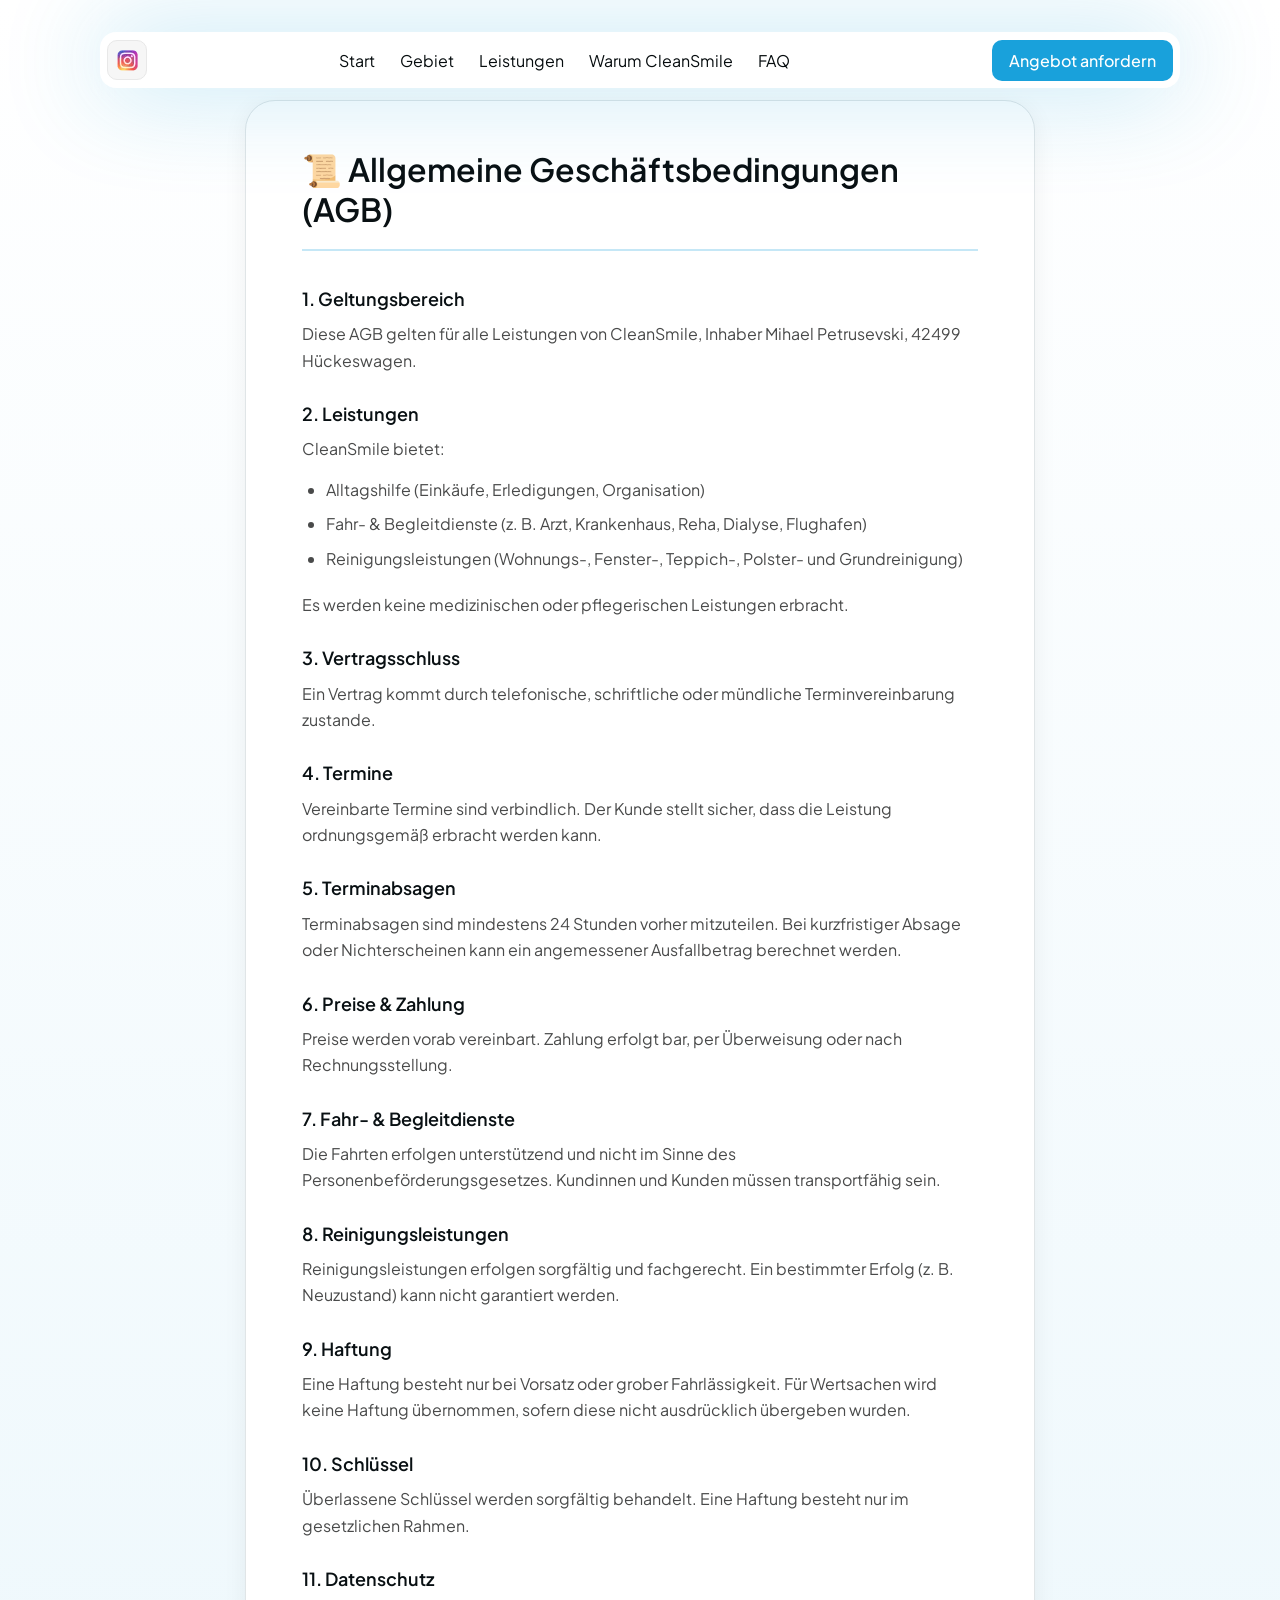
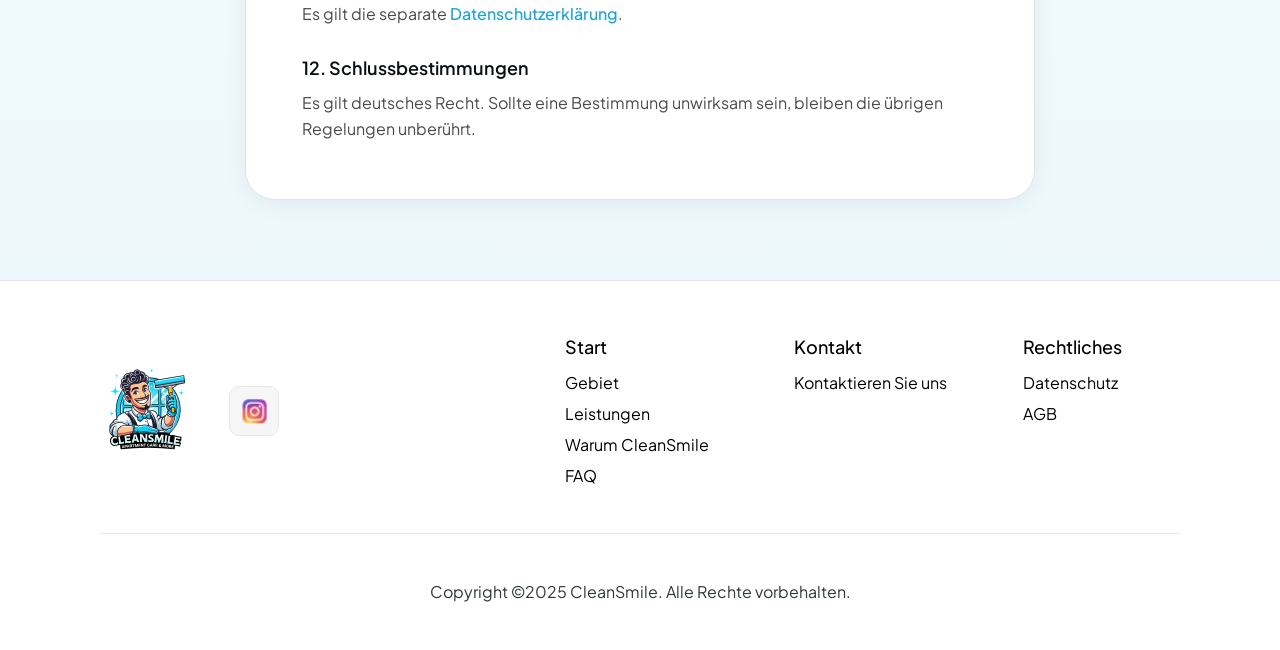
<file: agb.html>
<!DOCTYPE html>
<html lang="de">
  <head>
    <title>AGB – CleanSmile</title>
    <meta charset="UTF-8">
    <meta name="viewport" content="width=device-width, initial-scale=1.0">
    <link rel="icon" type="image/x-icon" href="img/logo.webp">
    <link rel="stylesheet" href="css/style.css?v=1.3">
    <link rel="stylesheet" href="css/responsive.css?v=1.3">
    <link rel="stylesheet" href="css/legal.css?v=1.0">
    <link href="https://fonts.googleapis.com/css2?family=Plus+Jakarta+Sans:ital,wght@0,200..800;1,200..800&display=swap" rel="stylesheet">
    <link href="https://fonts.googleapis.com/css2?family=Schibsted+Grotesk:ital,wght@0,400..900;1,400..900&display=swap" rel="stylesheet">
  </head>
  <body>
    <div class="behindnav"></div>
    <nav class="navbar">
      <div class="wrapper">
        <div class="whitebox">
          <div class="left">
            <a href="index.html" class="only-mobile"><img class="logo" src="img/logo.svg" alt="CleanSmile"></a>
            <a href="https://www.instagram.com/clean_smile82?igsh=dmF1dHppOWFheTI=" target="_blank" class="icon-btn only-desktop"><img src="img/in.webp" alt="Instagram"></a>
          </div>
          <div class="middle">
            <ul>
              <li><a href="index.html#hero">Start</a></li>
              <li><a href="index.html#area">Gebiet</a></li>
              <li><a href="index.html#service">Leistungen</a></li>
              <li><a href="index.html#about">Warum CleanSmile</a></li>
              <li><a href="index.html#faq">FAQ</a></li>
            </ul>
          </div>
          <div class="right">
            <a href="https://www.instagram.com/clean_smile82?igsh=dmF1dHppOWFheTI=" target="_blank" class="icon-btn only-mobile"><img src="img/in.webp" alt="Instagram"></a>
            <a href="index.html#contact" class="getin">Angebot anfordern</a>
          </div>
        </div>
      </div>
    </nav>

    <section class="legal-page">
      <div class="wrapper">
        <div class="legal-content">
        <h1>📜 Allgemeine Geschäftsbedingungen (AGB)</h1>

        <h2>1. Geltungsbereich</h2>
        <p>Diese AGB gelten für alle Leistungen von CleanSmile, Inhaber Mihael Petrusevski, 42499 Hückeswagen.</p>

        <h2>2. Leistungen</h2>
        <p>CleanSmile bietet:</p>
        <ul>
          <li>Alltagshilfe (Einkäufe, Erledigungen, Organisation)</li>
          <li>Fahr- & Begleitdienste (z. B. Arzt, Krankenhaus, Reha, Dialyse, Flughafen)</li>
          <li>Reinigungsleistungen (Wohnungs-, Fenster-, Teppich-, Polster- und Grundreinigung)</li>
        </ul>
        <p>Es werden keine medizinischen oder pflegerischen Leistungen erbracht.</p>

        <h2>3. Vertragsschluss</h2>
        <p>Ein Vertrag kommt durch telefonische, schriftliche oder mündliche Terminvereinbarung zustande.</p>

        <h2>4. Termine</h2>
        <p>Vereinbarte Termine sind verbindlich. Der Kunde stellt sicher, dass die Leistung ordnungsgemäß erbracht werden kann.</p>

        <h2>5. Terminabsagen</h2>
        <p>Terminabsagen sind mindestens 24 Stunden vorher mitzuteilen. Bei kurzfristiger Absage oder Nichterscheinen kann ein angemessener Ausfallbetrag berechnet werden.</p>

        <h2>6. Preise & Zahlung</h2>
        <p>Preise werden vorab vereinbart. Zahlung erfolgt bar, per Überweisung oder nach Rechnungsstellung.</p>

        <h2>7. Fahr- & Begleitdienste</h2>
        <p>Die Fahrten erfolgen unterstützend und nicht im Sinne des Personenbeförderungsgesetzes. Kundinnen und Kunden müssen transportfähig sein.</p>

        <h2>8. Reinigungsleistungen</h2>
        <p>Reinigungsleistungen erfolgen sorgfältig und fachgerecht. Ein bestimmter Erfolg (z. B. Neuzustand) kann nicht garantiert werden.</p>

        <h2>9. Haftung</h2>
        <p>Eine Haftung besteht nur bei Vorsatz oder grober Fahrlässigkeit. Für Wertsachen wird keine Haftung übernommen, sofern diese nicht ausdrücklich übergeben wurden.</p>

        <h2>10. Schlüssel</h2>
        <p>Überlassene Schlüssel werden sorgfältig behandelt. Eine Haftung besteht nur im gesetzlichen Rahmen.</p>

        <h2>11. Datenschutz</h2>
        <p>Es gilt die separate <a href="datenschutz.html">Datenschutzerklärung</a>.</p>

        <h2>12. Schlussbestimmungen</h2>
        <p>Es gilt deutsches Recht. Sollte eine Bestimmung unwirksam sein, bleiben die übrigen Regelungen unberührt.</p>
        </div>
      </div>
    </section>

    <footer>
      <div class="wrapper">
        <div class="cont">
          <div class="l">
            <a href="index.html"><img loading="lazy" src="img/logo.svg" class="logo" alt="CleanSmile"></a>
            <a href="https://www.instagram.com/clean_smile82?igsh=dmF1dHppOWFheTI=" target="_blank" class="icon-btn"><img loading="lazy" src="img/in.webp" alt="Instagram"></a>
          </div>
          <div class="r">
            <ul>
              <li class="tit">Start</li>
              <li><a href="index.html#area">Gebiet</a></li>
              <li><a href="index.html#service">Leistungen</a></li>
              <li><a href="index.html#about">Warum CleanSmile</a></li>
              <li><a href="index.html#faq">FAQ</a></li>
            </ul>
            <ul>
              <li class="tit">Kontakt</li>
              <li><a href="index.html#contact">Kontaktieren Sie uns</a></li>
            </ul>
            <ul>
              <li class="tit">Rechtliches</li>
              <li><a href="datenschutz.html">Datenschutz</a></li>
              <li><a href="agb.html">AGB</a></li>
            </ul>
          </div>
        </div>
        <div class="linemiddle"></div>
        <p class="copyright">Copyright ©2025 CleanSmile. Alle Rechte vorbehalten.</p>
      </div>
    </footer>

    <script src="js/main.js"></script>
  </body>
</html>
</file>
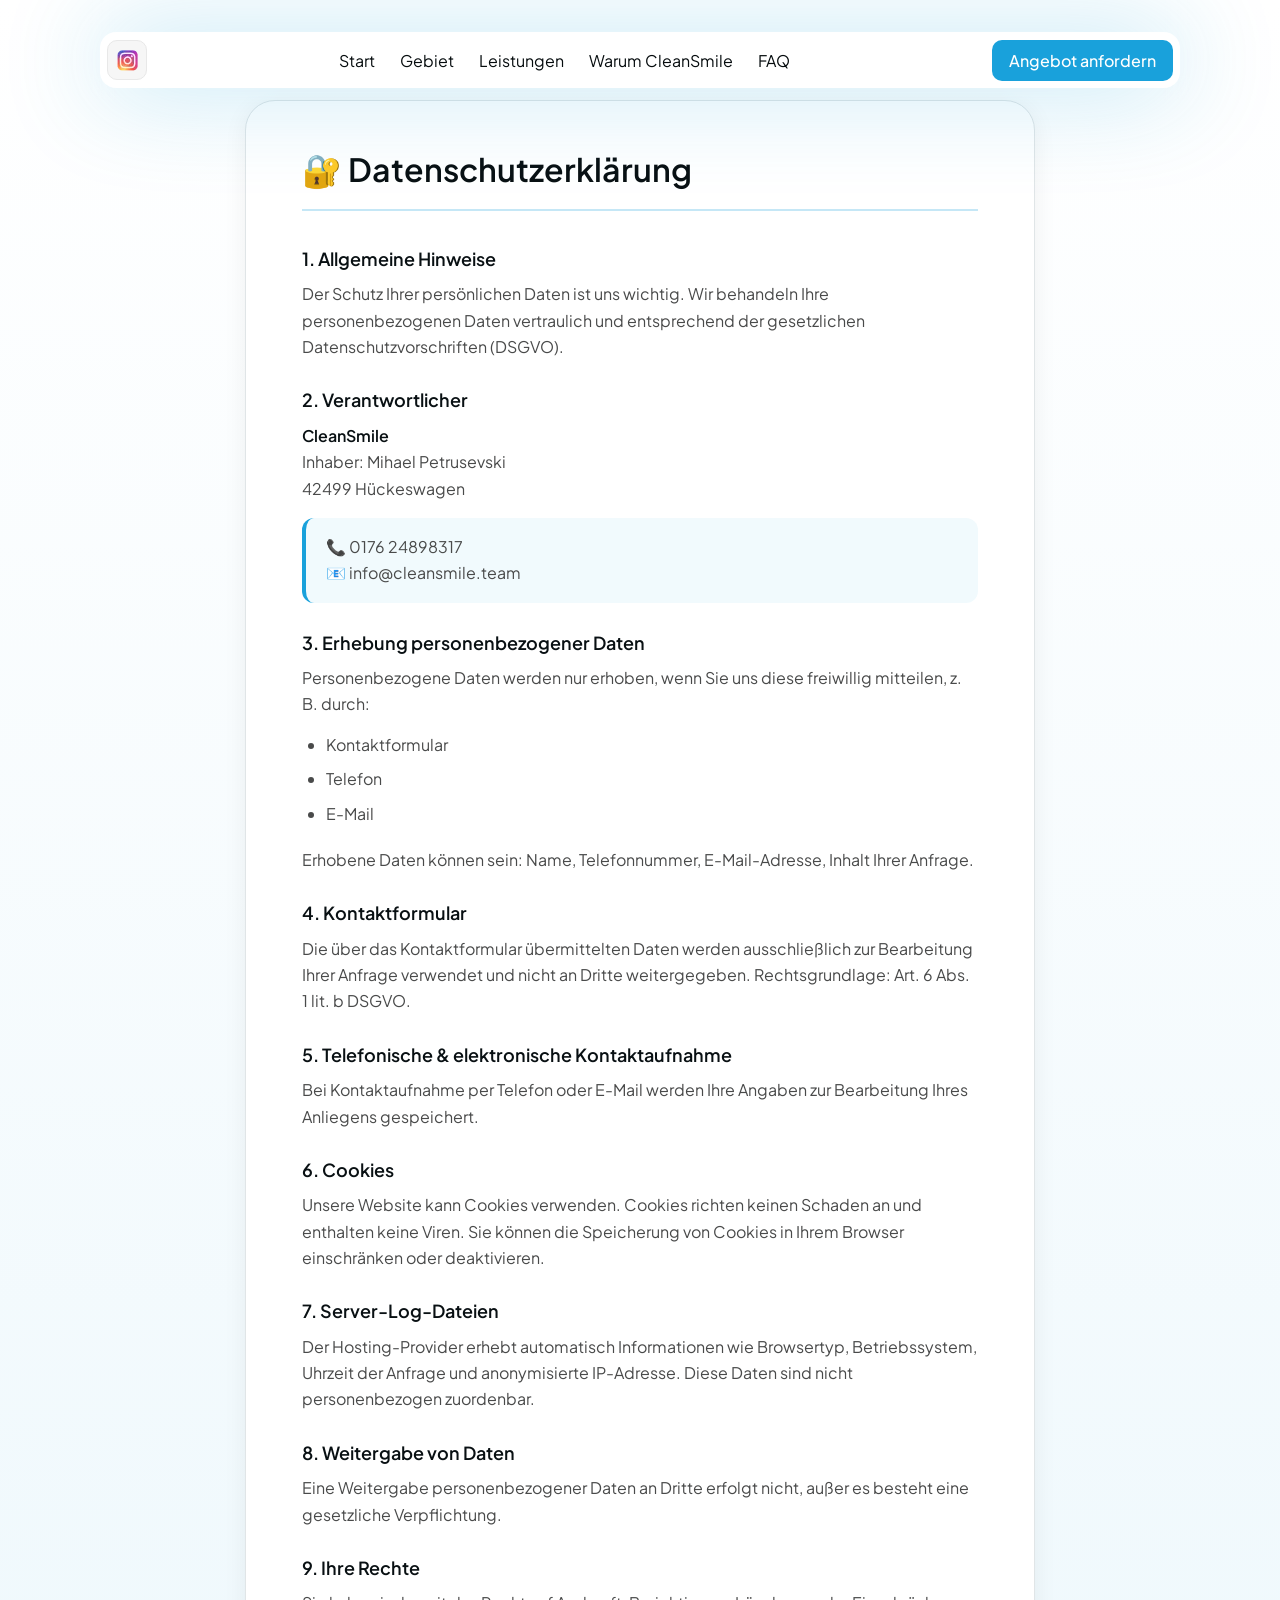
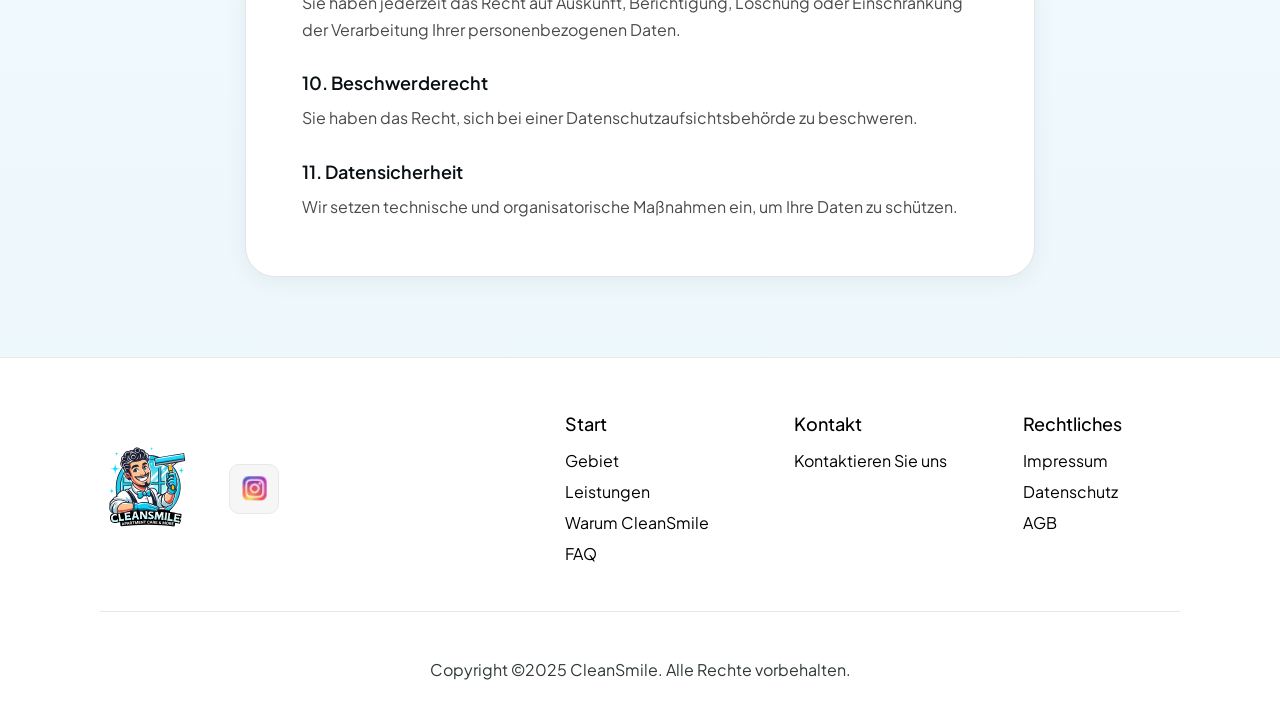
<file: datenschutz.html>
<!DOCTYPE html>
<html lang="de">
  <head>
    <title>Datenschutzerklärung – CleanSmile</title>
    <meta charset="UTF-8">
    <meta name="viewport" content="width=device-width, initial-scale=1.0">
    <link rel="icon" type="image/x-icon" href="img/logo.webp">
    <link rel="stylesheet" href="css/style.css?v=1.3">
    <link rel="stylesheet" href="css/responsive.css?v=1.3">
    <link rel="stylesheet" href="css/legal.css?v=1.0">
    <link href="https://fonts.googleapis.com/css2?family=Plus+Jakarta+Sans:ital,wght@0,200..800;1,200..800&display=swap" rel="stylesheet">
    <link href="https://fonts.googleapis.com/css2?family=Schibsted+Grotesk:ital,wght@0,400..900;1,400..900&display=swap" rel="stylesheet">
  </head>
  <body>
    <div class="behindnav"></div>
    <nav class="navbar">
      <div class="wrapper">
        <div class="whitebox">
          <div class="left">
            <a href="index.html" class="only-mobile"><img class="logo" src="img/logo.svg" alt="CleanSmile"></a>
            <a href="https://www.instagram.com/clean_smile82?igsh=dmF1dHppOWFheTI=" target="_blank" class="icon-btn only-desktop"><img src="img/in.webp" alt="Instagram"></a>
          </div>
          <div class="middle">
            <ul>
              <li><a href="index.html#hero">Start</a></li>
              <li><a href="index.html#area">Gebiet</a></li>
              <li><a href="index.html#service">Leistungen</a></li>
              <li><a href="index.html#about">Warum CleanSmile</a></li>
              <li><a href="index.html#faq">FAQ</a></li>
            </ul>
          </div>
          <div class="right">
            <a href="https://www.instagram.com/clean_smile82?igsh=dmF1dHppOWFheTI=" target="_blank" class="icon-btn only-mobile"><img src="img/in.webp" alt="Instagram"></a>
            <a href="index.html#contact" class="getin">Angebot anfordern</a>
          </div>
        </div>
      </div>
    </nav>

    <section class="legal-page">
      <div class="wrapper">
        <div class="legal-content">
        <h1>🔐 Datenschutzerklärung</h1>

        <h2>1. Allgemeine Hinweise</h2>
        <p>Der Schutz Ihrer persönlichen Daten ist uns wichtig. Wir behandeln Ihre personenbezogenen Daten vertraulich und entsprechend der gesetzlichen Datenschutzvorschriften (DSGVO).</p>

        <h2>2. Verantwortlicher</h2>
        <p><strong>CleanSmile</strong><br>Inhaber: Mihael Petrusevski<br>42499 Hückeswagen</p>
        <p class="contact-block">📞 0176 24898317<br>📧 info@cleansmile.team</p>

        <h2>3. Erhebung personenbezogener Daten</h2>
        <p>Personenbezogene Daten werden nur erhoben, wenn Sie uns diese freiwillig mitteilen, z. B. durch:</p>
        <ul>
          <li>Kontaktformular</li>
          <li>Telefon</li>
          <li>E-Mail</li>
        </ul>
        <p>Erhobene Daten können sein: Name, Telefonnummer, E-Mail-Adresse, Inhalt Ihrer Anfrage.</p>

        <h2>4. Kontaktformular</h2>
        <p>Die über das Kontaktformular übermittelten Daten werden ausschließlich zur Bearbeitung Ihrer Anfrage verwendet und nicht an Dritte weitergegeben. Rechtsgrundlage: Art. 6 Abs. 1 lit. b DSGVO.</p>

        <h2>5. Telefonische & elektronische Kontaktaufnahme</h2>
        <p>Bei Kontaktaufnahme per Telefon oder E-Mail werden Ihre Angaben zur Bearbeitung Ihres Anliegens gespeichert.</p>

        <h2>6. Cookies</h2>
        <p>Unsere Website kann Cookies verwenden. Cookies richten keinen Schaden an und enthalten keine Viren. Sie können die Speicherung von Cookies in Ihrem Browser einschränken oder deaktivieren.</p>

        <h2>7. Server-Log-Dateien</h2>
        <p>Der Hosting-Provider erhebt automatisch Informationen wie Browsertyp, Betriebssystem, Uhrzeit der Anfrage und anonymisierte IP-Adresse. Diese Daten sind nicht personenbezogen zuordenbar.</p>

        <h2>8. Weitergabe von Daten</h2>
        <p>Eine Weitergabe personenbezogener Daten an Dritte erfolgt nicht, außer es besteht eine gesetzliche Verpflichtung.</p>

        <h2>9. Ihre Rechte</h2>
        <p>Sie haben jederzeit das Recht auf Auskunft, Berichtigung, Löschung oder Einschränkung der Verarbeitung Ihrer personenbezogenen Daten.</p>

        <h2>10. Beschwerderecht</h2>
        <p>Sie haben das Recht, sich bei einer Datenschutzaufsichtsbehörde zu beschweren.</p>

        <h2>11. Datensicherheit</h2>
        <p>Wir setzen technische und organisatorische Maßnahmen ein, um Ihre Daten zu schützen.</p>
        </div>
      </div>
    </section>

    <footer>
      <div class="wrapper">
        <div class="cont">
          <div class="l">
            <a href="index.html"><img loading="lazy" src="img/logo.svg" class="logo" alt="CleanSmile"></a>
            <a href="https://www.instagram.com/clean_smile82?igsh=dmF1dHppOWFheTI=" target="_blank" class="icon-btn"><img loading="lazy" src="img/in.webp" alt="Instagram"></a>
          </div>
          <div class="r">
            <ul>
              <li class="tit">Start</li>
              <li><a href="index.html#area">Gebiet</a></li>
              <li><a href="index.html#service">Leistungen</a></li>
              <li><a href="index.html#about">Warum CleanSmile</a></li>
              <li><a href="index.html#faq">FAQ</a></li>
            </ul>
            <ul>
              <li class="tit">Kontakt</li>
              <li><a href="index.html#contact">Kontaktieren Sie uns</a></li>
            </ul>
            <ul>
              <li class="tit">Rechtliches</li>
              <li><a href="impressum.html">Impressum</a></li>
              <li><a href="datenschutz.html">Datenschutz</a></li>
              <li><a href="agb.html">AGB</a></li>
            </ul>
          </div>
        </div>
        <div class="linemiddle"></div>
        <p class="copyright">Copyright ©2025 CleanSmile. Alle Rechte vorbehalten.</p>
      </div>
    </footer>

    <script src="js/main.js"></script>
  </body>
</html>
</file>
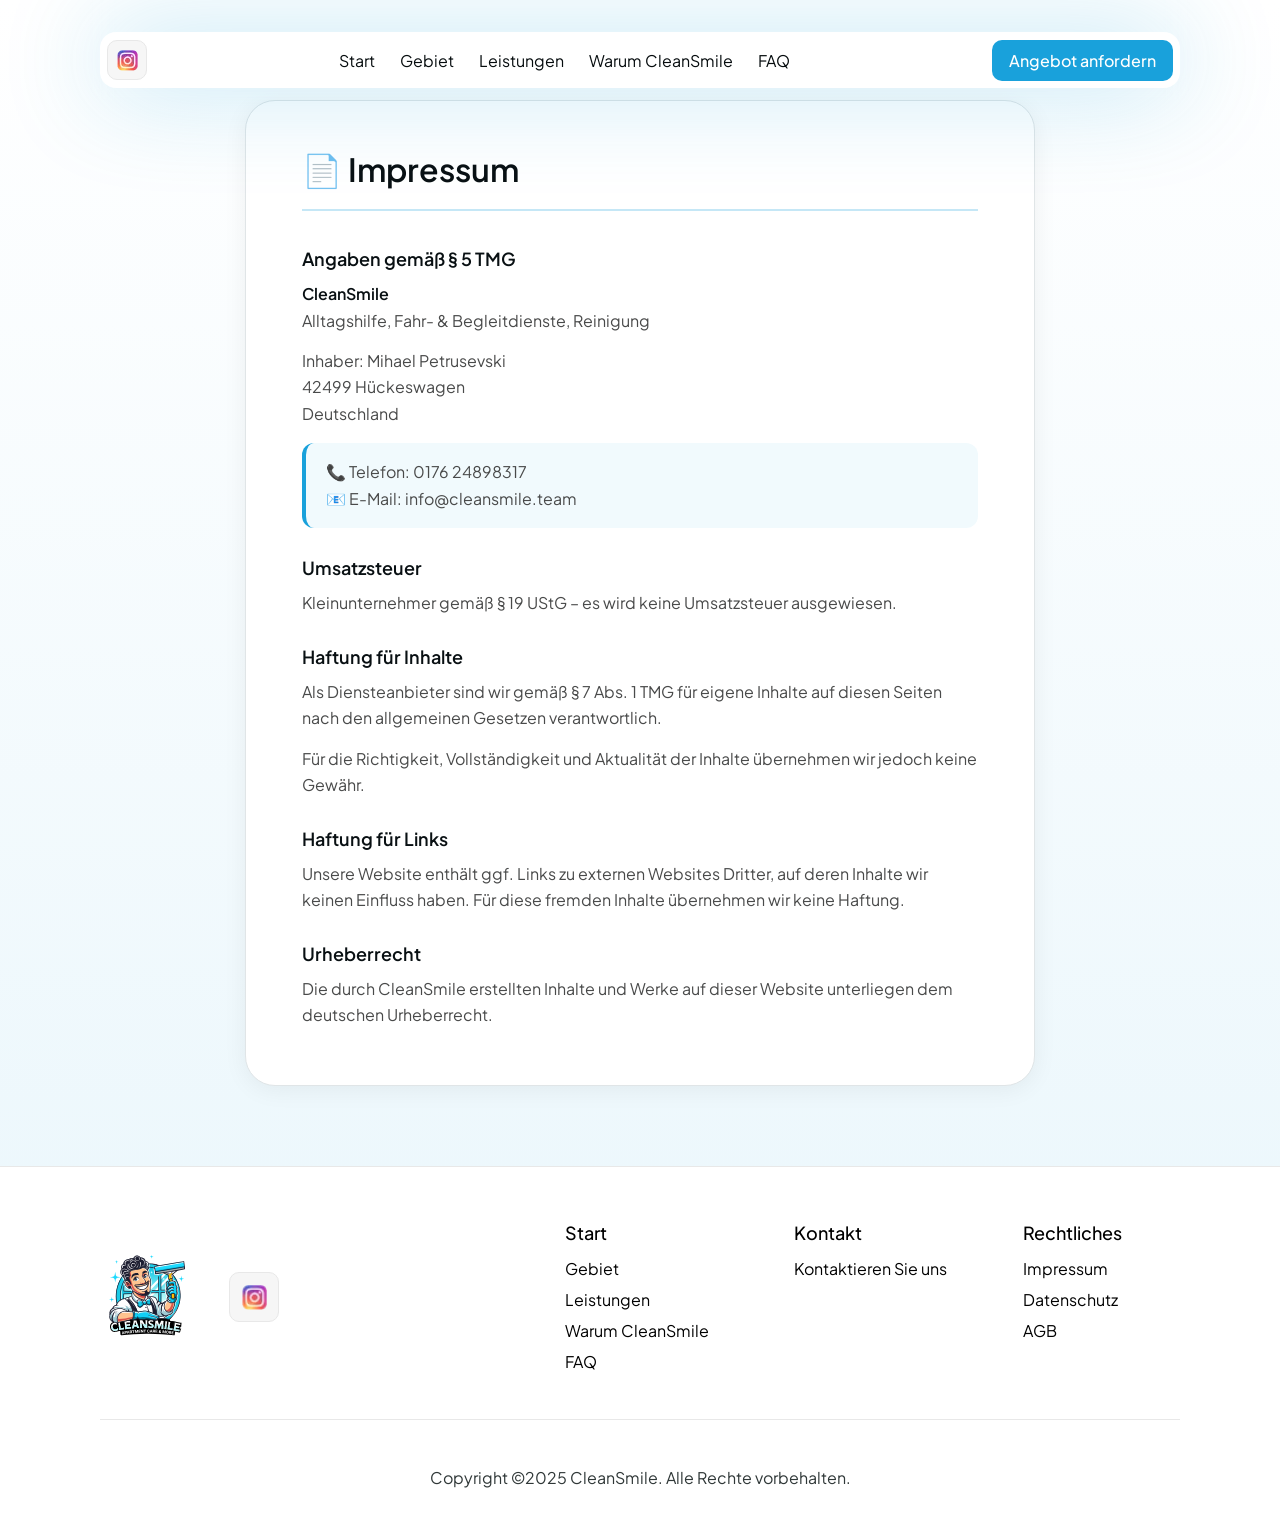
<file: impressum.html>
<!DOCTYPE html>
<html lang="de">
  <head>
    <title>Impressum – CleanSmile</title>
    <meta charset="UTF-8">
    <meta name="viewport" content="width=device-width, initial-scale=1.0">
    <link rel="icon" type="image/x-icon" href="img/logo.webp">
    <link rel="stylesheet" href="css/style.css?v=1.3">
    <link rel="stylesheet" href="css/responsive.css?v=1.3">
    <link rel="stylesheet" href="css/legal.css?v=1.0">
    <link href="https://fonts.googleapis.com/css2?family=Plus+Jakarta+Sans:ital,wght@0,200..800;1,200..800&display=swap" rel="stylesheet">
    <link href="https://fonts.googleapis.com/css2?family=Schibsted+Grotesk:ital,wght@0,400..900;1,400..900&display=swap" rel="stylesheet">
  </head>
  <body>
    <div class="behindnav"></div>
    <nav class="navbar">
      <div class="wrapper">
        <div class="whitebox">
          <div class="left">
            <a href="index.html" class="only-mobile"><img class="logo" src="img/logo.svg" alt="CleanSmile"></a>
            <a href="https://www.instagram.com/clean_smile82?igsh=dmF1dHppOWFheTI=" target="_blank" class="icon-btn only-desktop"><img src="img/in.webp" alt="Instagram"></a>
          </div>
          <div class="middle">
            <ul>
              <li><a href="index.html#hero">Start</a></li>
              <li><a href="index.html#area">Gebiet</a></li>
              <li><a href="index.html#service">Leistungen</a></li>
              <li><a href="index.html#about">Warum CleanSmile</a></li>
              <li><a href="index.html#faq">FAQ</a></li>
            </ul>
          </div>
          <div class="right">
            <a href="https://www.instagram.com/clean_smile82?igsh=dmF1dHppOWFheTI=" target="_blank" class="icon-btn only-mobile"><img src="img/in.webp" alt="Instagram"></a>
            <a href="index.html#contact" class="getin">Angebot anfordern</a>
          </div>
        </div>
      </div>
    </nav>

    <section class="legal-page">
      <div class="wrapper">
        <div class="legal-content">
          <h1>📄 Impressum</h1>

          <h2>Angaben gemäß § 5 TMG</h2>
          <p><strong>CleanSmile</strong><br>Alltagshilfe, Fahr- & Begleitdienste, Reinigung</p>
          <p>Inhaber: Mihael Petrusevski<br>42499 Hückeswagen<br>Deutschland</p>
          <p class="contact-block">📞 Telefon: 0176 24898317<br>📧 E-Mail: info@cleansmile.team</p>

          <h2>Umsatzsteuer</h2>
          <p>Kleinunternehmer gemäß § 19 UStG – es wird keine Umsatzsteuer ausgewiesen.</p>

          <h2>Haftung für Inhalte</h2>
          <p>Als Diensteanbieter sind wir gemäß § 7 Abs. 1 TMG für eigene Inhalte auf diesen Seiten nach den allgemeinen Gesetzen verantwortlich.</p>
          <p>Für die Richtigkeit, Vollständigkeit und Aktualität der Inhalte übernehmen wir jedoch keine Gewähr.</p>

          <h2>Haftung für Links</h2>
          <p>Unsere Website enthält ggf. Links zu externen Websites Dritter, auf deren Inhalte wir keinen Einfluss haben. Für diese fremden Inhalte übernehmen wir keine Haftung.</p>

          <h2>Urheberrecht</h2>
          <p>Die durch CleanSmile erstellten Inhalte und Werke auf dieser Website unterliegen dem deutschen Urheberrecht.</p>
        </div>
      </div>
    </section>

    <footer>
      <div class="wrapper">
        <div class="cont">
          <div class="l">
            <a href="index.html"><img loading="lazy" src="img/logo.svg" class="logo" alt="CleanSmile"></a>
            <a href="https://www.instagram.com/clean_smile82?igsh=dmF1dHppOWFheTI=" target="_blank" class="icon-btn"><img loading="lazy" src="img/in.webp" alt="Instagram"></a>
          </div>
          <div class="r">
            <ul>
              <li class="tit">Start</li>
              <li><a href="index.html#area">Gebiet</a></li>
              <li><a href="index.html#service">Leistungen</a></li>
              <li><a href="index.html#about">Warum CleanSmile</a></li>
              <li><a href="index.html#faq">FAQ</a></li>
            </ul>
            <ul>
              <li class="tit">Kontakt</li>
              <li><a href="index.html#contact">Kontaktieren Sie uns</a></li>
            </ul>
            <ul>
              <li class="tit">Rechtliches</li>
              <li><a href="impressum.html">Impressum</a></li>
              <li><a href="datenschutz.html">Datenschutz</a></li>
              <li><a href="agb.html">AGB</a></li>
            </ul>
          </div>
        </div>
        <div class="linemiddle"></div>
        <p class="copyright">Copyright ©2025 CleanSmile. Alle Rechte vorbehalten.</p>
      </div>
    </footer>

    <script src="js/main.js"></script>
  </body>
</html>
</file>
<file: css/style.css>
@charset "UTF-8";
body {
  padding: 0;
  margin: 0;
  top: 0 !important;
}

h1,
h2,
h3,
h4,
h5,
p {
  margin: 0;
  padding: 0;
}

* {
  box-sizing: border-box;
}

input:focus,
textarea:focus {
  outline: none;
}

.wrapper {
  max-width: 1110px;
  margin: auto;
  padding-left: 15px;
  padding-right: 15px;
}

img {
  max-width: 100%;
}

.behindnav {
  position: fixed;
  max-width: 1100px;
  margin: auto;
  padding-left: 15px;
  padding-right: 15px;
  left: 0;
  right: 0;
  margin: auto;
  min-height: 100px;
  background-color: transparent;
  top: 0;
  z-index: 9999;
  border-bottom-left-radius: 16px;
  border-bottom-right-radius: 16px;
  -webkit-backdrop-filter: blur(10px);
          backdrop-filter: blur(10px);
}

nav {
  position: fixed;
  left: 0;
  right: 0;
  top: 0;
  padding-top: 32px;
  font-family: "Plus Jakarta Sans", sans-serif;
  z-index: 9999;
  /* Track */
  /* Handle */
  /* Handle on hover */
}
nav .only-mobile {
  display: none;
}
@media (max-width: 772px) {
  nav .only-mobile {
    display: inline-flex;
  }
}
@media (max-width: 772px) {
  nav .only-desktop {
    display: none;
  }
}
nav .logo {
  max-width: 41px;
}
nav *::-webkit-scrollbar {
  width: 5px;
}
nav *::-webkit-scrollbar-track {
  background: #f1f1f1;
}
nav *::-webkit-scrollbar-thumb {
  background: #00b3ff;
}
nav *::-webkit-scrollbar-thumb:hover {
  background: #00b3ff;
}
nav img {
  display: flex;
}
nav .whitebox {
  background-color: #fff;
  display: flex;
  justify-content: space-between;
  align-items: center;
  border-radius: 16px;
  padding: 1px 7px;
  min-height: 56px;
  box-shadow: 0px 0px 100px 0px rgba(27, 162, 219, 0.3);
}
nav .middle ul {
  display: flex;
  list-style-type: none;
  padding: 0;
  gap: 25px;
}
nav .middle ul a {
  font-size: 16px;
  font-weight: 400;
  color: #060c0e;
  text-decoration: unset;
  transition: all ease 0.5s;
}
nav .middle ul a:hover {
  color: #517db6;
}
nav .middle ul .active {
  color: #517db6;
}
nav .right {
  display: flex;
  align-items: center;
  justify-content: center;
}
nav .right .left-line {
  height: 25px;
  width: 1px;
  background-color: #e2e2e2;
  margin-right: 7px;
  margin-left: 15px;
}
nav .right .getin {
  font-size: 16px;
  color: #fff;
  text-decoration: unset;
  font-weight: 500;
  margin-left: 11px;
  background-color: #19a1db;
  padding: 10px 17px;
  border-radius: 10px;
  transition: all ease 0.5s;
  align-items: center;
  text-align: center;
}
nav .right .getin:hover {
  background-color: #517db6;
}

.btn-pr {
  font-size: 18px;
  color: #fff;
  text-decoration: unset;
  font-weight: 500;
  background-color: #19a1db;
  padding: 20px 25px;
  border-radius: 10px;
  font-family: "Plus Jakarta Sans", sans-serif;
  transition: all ease 0.5s;
  display: inline-flex;
  align-items: center;
  justify-content: center;
  margin-top: 30px;
}
.btn-pr:hover {
  background-color: #517db6;
}

.icon-btn {
  background-color: #f6f6f6;
  border: 1px solid #e8e8e8;
  width: 40px;
  height: 40px;
  display: flex;
  align-items: center;
  justify-content: center;
  border-radius: 10px;
  transition: all ease 0.5s;
}
.icon-btn:hover {
  border-color: #517db6;
}

.language-switcher {
  position: relative;
}
.language-switcher .show {
  display: flex;
}
.language-switcher .choosen {
  display: inline-flex;
  color: #060c0e;
  text-decoration: unset;
  padding: 9px 12px;
  letter-spacing: 0rem;
  border-radius: 5px;
  transition: all ease 0.5s;
  gap: 9px;
  background-color: transparent;
  align-items: center;
  justify-content: center;
  display: flex !important;
  text-transform: capitalize;
}
.language-switcher .choosen svg path {
  fill: #060c0e;
  transition: all ease 0.5s;
}
.language-switcher .choosen:hover svg path {
  fill: #000;
}

.language-switcher {
  position: relative;
  display: inline-block;
}

.language-switcher .choosen {
  display: flex;
  align-items: center;
  gap: 8px;
  cursor: pointer;
}

.language-dropdown {
  position: absolute;
  top: 100%;
  left: 0;
  background-color: #fff;
  border: 1px solid #fff;
  border-top-left-radius: 10px;
  border-bottom-left-radius: 10px;
  padding: 5px 0;
  display: none;
  width: 180px;
  list-style: none;
  z-index: 100;
  max-height: 300px;
  overflow: auto;
  box-shadow: 0px 0px 22px 0px rgba(0, 0, 0, 0.15);
}

.language-dropdown li {
  display: flex;
  align-items: center;
  gap: 8px;
  padding: 10px;
  color: #060c0e;
  cursor: pointer;
  transition: background 0.3s;
}
.language-dropdown li img {
  max-width: 20px;
}

.language-dropdown li:hover {
  background-color: #ebf9ff;
  color: black;
}

.flag-icon {
  width: 20px;
  height: 14px;
}

.hero {
  min-height: 880px;
  background-color: blue;
  background: #19a1db;
  background: linear-gradient(189deg, rgb(25, 161, 219) 0%, rgb(255, 255, 255) 75%);
  position: relative;
  overflow: hidden;
  padding-top: 100px;
}
.hero .img-place {
  position: relative;
}
.hero .img-place .stars {
  position: absolute;
  left: 0;
  right: 0;
  top: 0;
  animation: blink 1.5s infinite ease-in-out;
}
@keyframes blink {
  0% {
    opacity: 0;
    top: 0;
  }
  50% {
    opacity: 1;
    top: -5px;
  }
  100% {
    opacity: 0;
    top: 0px;
  }
}
.hero .wrapper {
  position: relative;
  z-index: 999;
}
.hero .cont {
  display: flex;
  justify-content: space-between;
  padding-top: 72px;
}
.hero .cont .left {
  max-width: 548px;
}
.hero h1 {
  font-family: "Schibsted Grotesk", sans-serif;
  font-size: 56px;
  font-weight: 700;
  color: #fff;
  text-shadow: 2px 1px 1px #000000;
}
.hero p {
  font-family: "Plus Jakarta Sans", sans-serif;
  font-size: 20px;
  font-weight: 600;
  color: #fff;
  margin-top: 20px;
  line-height: 160%;
  text-shadow: 1px 1px 2px #000000;
  letter-spacing: 0.5px;
}

.bubbles {
  position: absolute;
  width: 100%;
  height: 100%;
  pointer-events: none;
}

.bubble {
  position: absolute;
  bottom: 0px;
  opacity: 0;
  animation-name: floatUp;
  animation-timing-function: ease-in-out;
  animation-fill-mode: forwards;
  filter: blur(1px);
}

@keyframes floatUp {
  0% {
    transform: translate(0, 0);
    opacity: 0;
  }
  35% {
    opacity: 0.1;
  }
  50% {
    opacity: 1;
  }
  90% {
    opacity: 1;
  }
  100% {
    transform: translateX(30px) translateY(-130vh);
    opacity: 0;
  }
}
.our-service-area .box {
  background: #19a1db;
  background: linear-gradient(180deg, rgb(25, 161, 219) 0%, rgba(255, 255, 255, 0) 75%);
  width: 100%;
  border-radius: 32px;
  margin-top: -55px;
  position: relative;
  padding: 2px;
  z-index: 9;
}
.our-service-area .box .inside {
  min-height: 830px;
  background-color: #fff;
  border-radius: 30px;
  padding: 46px;
  position: relative;
  overflow: hidden;
}
.our-service-area .box .inside h3 {
  font-family: "Plus Jakarta Sans", sans-serif;
  font-size: 32px;
  font-weight: 600;
  color: #091013;
}
.our-service-area .box .inside h2 {
  font-family: "Plus Jakarta Sans", sans-serif;
  font-size: 48px;
  font-weight: 600;
  color: #091013;
  max-width: 730px;
  line-height: 120%;
  margin-top: 19px;
}
.our-service-area .box .inside p {
  font-family: "Plus Jakarta Sans", sans-serif;
  font-size: 20px;
  font-weight: 500;
  color: #696969;
  max-width: 735px;
  line-height: 160%;
  margin-top: 24px;
}
.our-service-area .box .inside .map {
  margin-top: 10px;
  position: relative;
  width: 750px;
}
.our-service-area .box .inside .map .dot1 {
  top: 119px;
  left: 120px;
}
.our-service-area .box .inside .map .dot2 {
  top: 166px;
  left: 198px;
}
.our-service-area .box .inside .map .dot3 {
  top: 199px;
  left: 120px;
}
.our-service-area .box .inside .map .dot4 {
  top: 329px;
  left: 208px;
}
.our-service-area .box .inside .map .dot5 {
  top: 239px;
  left: 342px;
}
.our-service-area .box .inside .map .dot6 {
  top: 209px;
  left: 494px;
}
.our-service-area .box .inside .map .dot7 {
  top: 126px;
  left: 462px;
}
.our-service-area .box .inside .map .dot8 {
  top: 120px;
  left: 572px;
}
.our-service-area .box .inside .map .dot {
  position: absolute;
  width: 26px;
  height: 26px;
  background-color: #80d9ff;
  border-radius: 100%;
}
.our-service-area .box .inside .map .dot::after {
  content: "";
  position: absolute;
  left: 50%;
  top: 50%;
  transform: translate(-50%, -50%);
  width: 16px;
  height: 16px;
  background-color: #00b3ff;
  border-radius: 100%;
  animation: pulse 1.5s infinite ease-in-out;
}
.our-service-area .box .inside .map .dot::before {
  content: "";
  position: absolute;
  left: 50%;
  top: 50%;
  transform: translate(-50%, -50%);
  width: 36px;
  height: 36px;
  background-color: #80d9ff;
  opacity: 0.4;
  border-radius: 100%;
  animation: pulse 1.5s infinite ease-in-out;
}
@keyframes pulse {
  0% {
    transform: translate(-50%, -50%) scale(0.8);
    opacity: 0.5;
  }
  50% {
    transform: translate(-50%, -50%) scale(1.2);
    opacity: 0.2;
  }
  100% {
    transform: translate(-50%, -50%) scale(0.8);
    opacity: 0.5;
  }
}
.our-service-area .box .inside .cont {
  margin-top: -199px;
  position: relative;
  z-index: 9;
}
.our-service-area .box .inside .cont .location-box2 {
  position: absolute;
  bottom: 0;
  right: -17px;
  border-top: 5px solid #1ba2db;
  border-radius: 16px;
  max-width: 180px;
  width: 100%;
  padding: 20px 25px 28px 25px;
  box-shadow: 0px 0px 100px 0px rgba(27, 162, 219, 0.15);
}
.our-service-area .box .inside .cont .location-box2 ul {
  padding: 0;
  margin: 0;
  list-style-type: none;
  display: flex;
  flex-direction: column;
  gap: 12px;
}
.our-service-area .box .inside .cont .location-box2 ul li {
  color: #091013;
  font-size: 16px;
  line-height: 150%;
  font-weight: 500;
  font-family: "Plus Jakarta Sans", sans-serif;
}
.our-service-area .box .inside .cont p {
  max-width: 772px;
  margin-top: 10px;
  border-radius: 5px;
  padding: 12px;
  background-color: white;
  border: 1px solid #ececec;
  display: inline-flex;
  font-size: 18px;
  font-weight: 500;
  line-height: 160%;
  font-family: "Plus Jakarta Sans", sans-serif;
  box-shadow: 0px 0px 100px 0px rgba(210, 215, 217, 0.3);
}
.our-service-area .box .inside .location-box {
  background-color: white;
  border: 1px solid #ececec;
  border-radius: 20px;
  display: inline-flex;
  padding: 0 17px;
  box-shadow: 0px 0px 100px 0px rgb(210, 215, 217);
}
.our-service-area .box .inside .location-box ul {
  padding: 0;
  list-style-type: none;
  display: flex;
  gap: 19px;
}
.our-service-area .box .inside .location-box ul li {
  font-family: "Plus Jakarta Sans", sans-serif;
  font-size: 22.5px;
  font-weight: 600;
  color: #696969;
}
.our-service-area .box .inside .location-box ul .tit {
  color: #000000;
}

.openedbox.our-service .boxes.hidden-boxes {
  max-height: 4000px;
}

.our-service {
  overflow: hidden;
  position: relative;
  padding-top: 180px;
  background: #fff;
  background: linear-gradient(180deg, rgb(255, 255, 255) 15%, rgba(25, 161, 219, 0.56) 50%, rgb(255, 255, 255) 95%);
  min-height: 1500px;
}
.our-service .wrapper {
  position: relative;
  z-index: 99;
}
.our-service h3 {
  font-family: "Plus Jakarta Sans", sans-serif;
  font-size: 32px;
  font-weight: 600;
  color: #091013;
  text-align: center;
}
.our-service h2 {
  font-family: "Plus Jakarta Sans", sans-serif;
  font-size: 48px;
  margin: auto;
  font-weight: 600;
  color: #091013;
  max-width: 730px;
  line-height: 120%;
  margin-top: 19px;
  text-align: center;
}
.our-service .boxes.hidden-boxes {
  overflow: hidden;
  margin-top: 20px;
  max-height: 0;
  transition: all ease 1.5s;
}
.our-service .boxes {
  margin-top: 52px;
  display: flex;
  flex-wrap: wrap;
  justify-content: space-between;
  gap: 20px;
}
.our-service .boxes .box {
  width: calc(50% - 10px);
  border: 1px solid #e0e5e7;
  border-radius: 24px;
  min-height: 582px;
  background-color: #fff;
  padding: 18px;
}
.our-service .boxes .box .main-img {
  width: 100%;
}
.our-service .boxes .box .icon-place {
  width: 56px;
  height: 56px;
  border-radius: 9px;
  box-shadow: 0px 0px 22px 0px rgba(0, 0, 0, 0.15);
  border-top-left-radius: 0;
  margin-top: -41px;
  position: relative;
  background-color: #fff;
  display: flex;
  align-items: center;
  justify-content: center;
}
.our-service .boxes .box .icon-place img,
.our-service .boxes .box .icon-place svg {
  max-width: 32px;
}
.our-service .boxes .box h4 {
  font-size: 24px;
  line-height: 130%;
  font-weight: 600;
  font-family: "Plus Jakarta Sans", sans-serif;
  margin-top: 15px;
}
.our-service .boxes .box ul {
  padding: 0;
  margin: 0;
  list-style-type: none;
  margin-top: 16px;
  display: flex;
  flex-direction: column;
  gap: 5px;
}
.our-service .boxes .box ul li {
  position: relative;
  padding-left: 30px;
  color: #494a4a;
  font-size: 16px;
  line-height: 160%;
  font-weight: 400;
  font-family: "Plus Jakarta Sans", sans-serif;
}
.our-service .boxes .box ul li .star-mark {
  position: absolute;
  left: 0;
  top: 50%;
  transform: translateY(-50%);
}
.our-service .boxes .box h5 {
  color: #494a4a;
  font-size: 16px;
  line-height: 160%;
  font-weight: 500;
  font-family: "Schibsted Grotesk", sans-serif;
  margin-top: 15px;
}
.our-service .boxes .box h5 .sm {
  text-decoration: underline;
}
.our-service .boxes .box h5 span {
  font-size: 17px;
}
.our-service .boxes .box p {
  color: #494a4a;
  font-size: 16px;
  line-height: 160%;
  font-weight: 400;
  font-family: "Schibsted Grotesk", sans-serif;
  margin-top: 5px;
}
.our-service .btn-box {
  display: flex;
  align-items: center;
  justify-content: center;
}
.our-service .btn-box .btn-pr {
  margin-top: 16px;
  min-width: 180px;
}

.apartment-care {
  padding-top: 81px;
}
.apartment-care .box {
  border: 1px solid #e0e5e7;
  min-height: 598px;
  border-radius: 30px;
  background: #fff;
  background: linear-gradient(180deg, rgb(255, 255, 255) 40%, rgba(25, 161, 219, 0.4) 100%);
  padding: 62px 47px;
  position: relative;
  overflow: hidden;
}
.apartment-care .box .ap-care {
  position: absolute;
  right: 0px;
  top: 180px;
  max-width: 390px;
}
.apartment-care .box ul {
  padding: 0;
  display: flex;
  list-style-type: none;
  max-width: calc(100% - 420px);
  justify-content: space-between;
  flex-wrap: wrap;
  margin-top: 34px;
  gap: 19px;
}
.apartment-care .box ul li {
  display: flex;
  gap: 12px;
  color: #494a4a;
  font-size: 16px;
  line-height: 150%;
  font-weight: 500;
  font-family: "Plus Jakarta Sans", sans-serif;
  max-width: calc(50% - 10px);
}
.apartment-care .box ul .icon-place {
  min-width: 40px;
  height: 40px;
  display: flex;
  justify-content: center;
  align-items: center;
  border: 1px solid #e0e2e3;
  border-radius: 9px;
  box-shadow: 0px 0px 22px 0px rgba(0, 0, 0, 0.15);
  margin-top: 6px;
  background-color: #fff;
}
.apartment-care .box .box-white {
  background-color: #fff;
  position: relative;
  z-index: 2;
  max-width: 500px;
  margin: auto;
  margin-top: 40px;
  padding: 20px;
  border-radius: 16px;
  border: 1px solid #dddbdb;
}
.apartment-care .box .box-white .btn-pr {
  font-size: 16px;
  padding: 15px 25px;
  margin-top: 10px;
}
.apartment-care .box .box-white p {
  color: #525151;
  font-size: 17px;
  line-height: 130%;
  font-weight: 400;
  font-family: "Schibsted Grotesk", sans-serif;
  margin: 0;
  max-width: 350px;
}
.apartment-care .box h2 {
  font-family: "Plus Jakarta Sans", sans-serif;
  font-size: 56px;
  font-weight: 600;
  line-height: 120%;
  color: #091013;
  margin-bottom: 20px;
}
.apartment-care .box p {
  font-family: "Plus Jakarta Sans", sans-serif;
  font-size: 20px;
  font-weight: 400;
  line-height: 160%;
  color: #494a4a;
  max-width: 443px;
}

.about-us {
  padding-top: 212px;
  padding-bottom: 98px;
  position: relative;
  overflow: hidden;
}
.about-us h4 {
  color: #444040;
  font-size: 16px;
  line-height: 160%;
  font-weight: 500;
  font-family: "Schibsted Grotesk", sans-serif;
}
.about-us h2 {
  font-family: "Plus Jakarta Sans", sans-serif;
  font-size: 48px;
  font-weight: 600;
  color: #091013;
  max-width: 420px;
  line-height: 120%;
  margin-top: 17px;
}
.about-us p {
  font-family: "Plus Jakarta Sans", sans-serif;
  font-size: 20px;
  font-weight: 500;
  color: #696969;
  margin-top: 20px;
  line-height: 160%;
  max-width: 500px;
}
.about-us .cont {
  display: flex;
  justify-content: space-between;
  gap: 10px;
}
.about-us .r {
  max-width: 516px;
  width: 100%;
}
.about-us .box {
  border: 1px solid #e0e2e3;
  width: 100%;
  border-radius: 20px;
  min-height: 200px;
  background-color: #fff;
  padding: 16px 19px;
  box-shadow: 0px 0px 22px 0px rgba(0, 0, 0, 0.1);
}
.about-us .box ul:hover .highlight {
  background-color: #f5f6f6;
  color: #525151;
}
.about-us .box ul:hover .highlight:hover {
  background-color: #d5f3ff;
  color: #352f2f;
}
.about-us .box ul {
  padding: 0;
  margin: 0;
  list-style-type: none;
  display: flex;
  flex-direction: column;
  gap: 15px;
}
.about-us .box ul li {
  position: relative;
  padding: 31px 30px 31px 57px;
  background-color: #f5f6f6;
  border: 1px solid #e8e8e8;
  border-radius: 16px;
  color: #525151;
  font-size: 20px;
  line-height: 130%;
  font-weight: 500;
  font-family: "Schibsted Grotesk", sans-serif;
  cursor: pointer;
  transition: all ease 0.5s;
}
.about-us .box ul li .star-mark {
  position: absolute;
  left: 23px;
  top: 30px;
}
.about-us .box ul li:hover {
  background-color: #d5f3ff;
  color: #352f2f;
}
.about-us .box ul .highlight {
  background-color: #d5f3ff;
  color: #352f2f;
}

.contact {
  min-height: 500px;
  background: #19a1db;
  background: linear-gradient(180deg, rgba(25, 161, 219, 0.5) 0%, rgb(255, 255, 255) 73%);
  padding-top: 64px;
  padding-bottom: 98px;
  overflow: hidden;
  position: relative;
}
.contact .wrapper {
  z-index: 99;
  position: relative;
}
.contact h2 {
  font-family: "Plus Jakarta Sans", sans-serif;
  font-size: 56px;
  font-weight: 600;
  color: #091013;
  line-height: 120%;
  margin-top: 17px;
  text-align: center;
}
.contact p {
  font-family: "Schibsted Grotesk", sans-serif;
  font-size: 24px;
  font-weight: 500;
  color: #38383a;
  margin-top: 17px;
  line-height: 150%;
  text-align: center;
}
.contact .cont {
  display: flex;
  justify-content: space-between;
  max-width: 980px;
  margin: auto;
  margin-top: 70px;
}
.contact .cont #formStatus {
  font-family: "Plus Jakarta Sans", sans-serif;
  font-size: 14px;
  font-weight: 400;
  line-height: 150%;
  text-align: left;
}
.contact .cont form {
  background-color: #fff;
  border-radius: 16px;
  border: 1px solid #e8e8e8;
  max-width: 561px;
  width: 100%;
  min-height: 200px;
  padding: 20px 33px 33px;
  box-shadow: 0px 0px 22px 0px rgba(0, 0, 0, 0.15);
}
.contact .cont form h3 {
  font-family: "Plus Jakarta Sans", sans-serif;
  font-size: 28px;
  font-weight: 500;
  color: #303833;
  line-height: 150%;
  margin-bottom: 30px;
}
.contact .cont form input {
  width: 100%;
  font-family: "Plus Jakarta Sans", sans-serif;
  font-size: 16px;
  font-weight: 500;
  color: #0a1a10;
  line-height: 150%;
  border: 1px solid #e8e8e8;
  background-color: #fff;
  border-radius: 16px;
  padding: 19px 21px;
  margin-bottom: 21px;
}
.contact .cont form input:focus {
  border-color: #8f8f8f;
  box-shadow: 0px 0px 22px 0px rgba(0, 0, 0, 0.05);
}
.contact .cont form input::-moz-placeholder, .contact .cont form textarea::-moz-placeholder {
  color: #303833;
}
.contact .cont form input::placeholder,
.contact .cont form textarea::placeholder {
  color: #303833;
}
.contact .cont form textarea {
  width: 100%;
  font-family: "Plus Jakarta Sans", sans-serif;
  font-size: 16px;
  font-weight: 500;
  color: #0a1a10;
  line-height: 150%;
  border: 1px solid #e8e8e8;
  background-color: #fff;
  border-radius: 16px;
  padding: 19px 21px;
  margin-bottom: 21px;
  min-height: 150px;
  max-width: 100%;
  min-width: 100%;
}
.contact .cont form textarea:focus {
  border-color: #8f8f8f;
  box-shadow: 0px 0px 22px 0px rgba(0, 0, 0, 0.05);
}
.contact .cont form button {
  font-size: 18px;
  color: #fff;
  text-decoration: unset;
  font-weight: 500;
  border: 0;
  width: 100%;
  background-color: #19a1db;
  padding: 20px 25px;
  border-radius: 10px;
  font-family: "Plus Jakarta Sans", sans-serif;
  transition: all ease 0.5s;
  display: inline-flex;
  align-items: center;
  justify-content: center;
}
.contact .cont form button:hover {
  background-color: #517db6;
}
.contact .cont .details {
  max-width: 374px;
  margin-top: -9px;
  width: 100%;
}
.contact .cont .details h3 {
  font-family: "Plus Jakarta Sans", sans-serif;
  font-size: 28px;
  font-weight: 600;
  color: #000000;
  line-height: 150%;
  margin-bottom: 0;
}
.contact .cont .details h4 {
  font-family: "Plus Jakarta Sans", sans-serif;
  font-size: 28px;
  font-weight: 600;
  color: #38383a;
  line-height: 150%;
  margin-top: 38px;
  margin-bottom: 0;
}
.contact .cont .details p {
  font-family: "Plus Jakarta Sans", sans-serif;
  font-size: 14px;
  font-weight: 400;
  color: #000000;
  line-height: 150%;
  text-align: left;
  margin-top: 5px;
}
.contact .cont .details .time {
  display: flex;
  align-items: center;
  gap: 13px;
  font-family: "Plus Jakarta Sans", sans-serif;
  font-size: 14px;
  font-weight: 400;
  color: #000000;
  line-height: 150%;
  margin-top: 5px;
}
.contact .cont .details .person {
  display: flex;
  align-items: center;
  gap: 13px;
  font-family: "Plus Jakarta Sans", sans-serif;
  font-size: 14px;
  font-weight: 400;
  color: #000000;
  line-height: 150%;
  margin-top: 5px;
}
.contact .cont .details ul {
  padding: 0;
  margin: 0;
  display: flex;
  flex-direction: column;
  list-style-type: none;
  margin-top: 22px;
  gap: 20px;
}
.contact .cont .details ul li a {
  display: flex;
  align-items: center;
  text-decoration: underline;
  font-family: "Plus Jakarta Sans", sans-serif;
  font-size: 20px;
  font-weight: 600;
  color: #000000;
  line-height: 150%;
  gap: 13px;
  transition: all ease 0.5s;
}
.contact .cont .details ul li a:hover {
  opacity: 0.7;
}

footer {
  border-top: 1px solid #e8e8e8;
  min-height: 200px;
  background-color: #fff;
  padding-top: 55px;
}
footer .l {
  display: flex;
  align-items: center;
  gap: 40px;
}
footer .logo {
  max-width: 89px;
}
footer .linemiddle {
  width: 100%;
  height: 1px;
  background-color: #e8e8e8;
  margin-top: 47px;
}
footer .copyright {
  text-align: center;
  font-family: "Plus Jakarta Sans", sans-serif;
  font-size: 16px;
  font-weight: 400;
  color: #303838;
  line-height: 120%;
  padding: 48px 0;
}
footer .cont {
  display: flex;
  justify-content: space-between;
}
footer .icon-btn {
  width: 50px;
  height: 50px;
}
footer .icon-btn img {
  width: 25px;
}
footer .r {
  display: flex;
  gap: 72px;
}
footer .r ul {
  padding: 0;
  margin: 0;
  list-style-type: none;
  display: flex;
  flex-direction: column;
  gap: 11px;
  min-width: 157px;
}
footer .r ul .tit {
  font-family: "Plus Jakarta Sans", sans-serif;
  font-size: 18px;
  font-weight: 500;
  color: #000000;
  line-height: 120%;
  margin-bottom: 5px;
}
footer .r ul li a {
  display: inline-flex;
  font-family: "Plus Jakarta Sans", sans-serif;
  font-size: 16px;
  font-weight: 400;
  color: #000000;
  line-height: 120%;
  text-decoration: unset;
  transition: all ease 0.5s;
}
footer .r ul li a:hover {
  color: #00b3ff;
}

.tw-fixed {
  background-color: #00b3ff;
  position: fixed;
  right: 0;
  bottom: 100px;
  padding: 10px 20px 10px 30px;
  border-top-left-radius: 25px;
  border-bottom-left-radius: 25px;
  z-index: 999;
  animation: wpan 0.9s infinite ease-in-out;
  display: flex;
  align-items: center;
  gap: 10px;
  font-family: "Plus Jakarta Sans", sans-serif;
  font-size: 16px;
  font-weight: 400;
  color: #fff;
  line-height: 120%;
  text-decoration: unset;
  white-space: no-wrap;
  transition: all ease 0.5s;
}
.tw-fixed span {
  overflow: hidden;
  width: 0;
  transition: all ease 0.5s;
  white-space: nowrap;
  display: block;
}
.tw-fixed:hover {
  background-color: #517db6;
}
.tw-fixed:hover span {
  width: 150px;
}
.tw-fixed svg {
  width: 35px;
}
.tw-fixed img {
  width: 35px;
}

@keyframes wpan {
  0% {
    padding: 10px 15px 10px 30px;
  }
  50% {
    padding: 10px 15px 10px 35px;
  }
  100% {
    padding: 10px 15px 10px 30px;
  }
}
/* Hide the Google Translate top bar */
.goog-te-banner-frame {
  display: none !important;
}

/* Hide the Google Translate pop-up */
body > .skiptranslate {
  display: none !important;
}

/* Hide the Google Translate logo */
.goog-logo-link {
  display: none !important;
}

/* Hide the Google Translate dropdown default styles */
.goog-te-gadget {
  font-size: 0px;
}

/* Ensure page doesn’t shift due to hidden elements */
.goog-te-gadget span {
  display: none !important;
}

/* Optional: If you are using the inline Google Translate dropdown */
#google_translate_element {
  position: absolute;
  opacity: 0;
}

.faq {
  padding-top: 30px;
  padding-bottom: 100px;
}
.faq .box {
  border: 1px solid #e0e5e7;
  min-height: 598px;
  border-radius: 30px;
  background: #fff;
  background: linear-gradient(180deg, rgb(255, 255, 255) 40%, rgba(25, 161, 219, 0.4) 100%);
  padding: 62px 47px;
  position: relative;
  overflow: hidden;
}
.faq .box .box-white {
  background-color: #fff;
  position: relative;
  z-index: 2;
  max-width: 500px;
  margin: auto;
  margin-top: 40px;
  padding: 20px;
  border-radius: 16px;
  border: 1px solid #dddbdb;
}
.faq .box .box-white .btn-pr {
  font-size: 16px;
  padding: 15px 25px;
  margin-top: 10px;
}
.faq .box .box-white p {
  color: #525151;
  font-size: 17px;
  line-height: 130%;
  font-weight: 400;
  font-family: "Schibsted Grotesk", sans-serif;
  margin: 0;
  max-width: 350px;
}
.faq .box h2 {
  font-family: "Plus Jakarta Sans", sans-serif;
  font-size: 56px;
  font-weight: 600;
  line-height: 120%;
  color: #091013;
  margin-bottom: 20px;
}
.faq .box p {
  font-family: "Plus Jakarta Sans", sans-serif;
  font-size: 20px;
  font-weight: 400;
  line-height: 160%;
  color: #494a4a;
}
.faq .faq-cards {
  max-width: 1342px;
  margin: auto;
  margin-top: 41px;
}
.faq .faq-card:last-child {
  margin-bottom: 0;
}
.faq .faq-card {
  background-color: #fff;
  z-index: 10;
  position: relative;
  border: 1px solid #e0e2e3;
  border-radius: 16px;
  box-shadow: 0px 0px 22px 0px rgba(0, 0, 0, 0.15);
  margin-bottom: 22px;
}
.faq .faq-card .question {
  color: #000;
  font-size: 20px;
  padding-left: 5px;
  padding: 18px;
  font-weight: 600;
  display: flex;
  justify-content: space-between;
  align-items: center;
  cursor: pointer;
  font-family: "Plus Jakarta Sans", sans-serif;
}
.faq .faq-card .question .navigator {
  width: 30px;
  height: 30px;
  border: 2px solid #000;
  border-radius: 100%;
  position: relative;
  min-width: 30px;
}
.faq .faq-card .question .navigator:after {
  width: 13px;
  height: 2px;
  background-color: #000;
  border-radius: 2px;
  position: absolute;
  left: 0;
  right: 0;
  margin: auto;
  content: "";
  top: 50%;
  left: 50%;
  transform: translate(-50%, -50%);
}
.faq .faq-card .question .navigator:before {
  width: 13px;
  height: 2px;
  background-color: #000;
  border-radius: 2px;
  position: absolute;
  left: 0;
  right: 0;
  margin: auto;
  content: "";
  top: 50%;
  left: 50%;
  transform: translate(-50%, -50%) rotate(90deg);
  transition: all ease 0.5s;
}
.faq .faq-card .answer {
  overflow: hidden;
  max-height: 0;
  transition: all ease 0.5s;
}
.faq .faq-card .answer .in {
  padding: 10px;
  padding-top: 10px;
  transition: all ease 0.5s;
}
.faq .faq-card .answer p {
  font-family: "Plus Jakarta Sans", sans-serif;
  font-size: 18px;
  font-weight: 400;
  color: #000;
}
.faq .question_opened .question .navigator:before {
  transform: translate(-50%, -50%) rotate(0);
}
.faq .question_opened .answer .in {
  padding: 21px;
  padding-top: 0;
}/*# sourceMappingURL=style.css.map */
</file>
<file: css/responsive.css>
@media (max-width: 1100px) {
  .wrapper {
    max-width: 900px;
  }
  .hero {
    min-height: 680px;
  }
  .our-service-area .box .inside .cont .location-box2 {
    position: relative;
    right: unset;
    left: unest;
    padding: 15px;
    margin-top: 15px;
    width: 100%;
    max-width: 100%;
    z-index: 9;
    background-color: #fff;
  }
  .our-service-area .box .inside .cont .location-box2 ul {
    flex-direction: row;
    flex-wrap: wrap;
  }
  .our-service-area .box .inside .location-box {
    width: 100%;
  }
  .our-service {
    padding-top: 100px;
  }
  .apartment-care .box ul {
    max-width: 100%;
  }
  .apartment-care .box .ap-care {
    position: relative;
    top: unset;
    right: unset;
    margin: auto;
    display: block;
    margin-top: 30px;
  }
  .apartment-care .box .box-white {
    margin-top: -50px;
  }
  .about-us .box ul li {
    font-size: 16px;
  }
  .about-us .r {
    max-width: 400px;
  }
  .contact .cont form {
    max-width: 450px;
  }
  footer .r {
    gap: 40px;
  }
  .language-dropdown {
    left: unset;
    right: 0;
  }
}
@media (max-width: 880px) {
  .wrapper {
    max-width: 600px;
  }
  .lines {
    display: flex;
    flex-direction: column;
    gap: 5px;
    padding: 5px;
    cursor: pointer;
  }
  .lines .line {
    width: 25px;
    height: 2px;
    background-color: #000;
    transition: all ease 0.5s;
  }
  .navbar.active .lines .line:nth-child(1) {
    transform: rotate(50deg);
  }
  .navbar.active .lines .line:nth-child(2) {
    transform: rotate(-50deg);
    margin-top: -7px;
  }
  .navbar.active .lines .line:nth-child(3) {
    transform: rotate(50deg);
    margin-top: -9px;
    opacity: 0;
  }
  .navbar.active .middle {
    max-height: calc(100vh - 150px);
    opacity: 1;
    visibility: visible;
    overflow: auto;
  }
  .navbar .middle {
    position: fixed;
    background-color: #fff;
    top: 100px;
    border-radius: 16px;
    width: 100%;
    max-width: calc(100% - 30px);
    left: 0;
    right: 0;
    margin: auto;
    max-height: 0;
    overflow: hidden;
    opacity: 0;
    visibility: hidden;
    transition: all ease 0.5s;
  }
  .navbar .middle ul {
    display: flex;
    flex-direction: column;
    gap: 0;
  }
  .navbar .middle ul li {
    padding: 10px 20px;
  }
  .language-switcher .choosen {
    font-size: 0;
    margin-right: 5px;
    padding: 0;
    border: 0;
  }
  .language-switcher .choosen font,
  .language-switcher .choosen span,
  .language-switcher .choosen svg {
    display: none;
  }
  nav .right .left-line {
    margin-left: 10px;
    margin-right: 10px;
  }
  .our-service-area .box .inside {
    overflow: hidden;
  }
  .our-service-area .box {
    margin-top: 0;
  }
  .hero h1 {
    font-size: 40px;
  }
  .hero .cont {
    padding-top: 50px;
  }
  .hero p {
    font-size: 18px;
  }
  .hero {
    background: #19a1db;
    background: linear-gradient(184deg, rgb(25, 161, 219) 0%, rgb(255, 255, 255) 79%);
    min-height: 580px;
  }
  .our-service-area .box .inside h3,
  .our-service h3 {
    font-size: 24px;
  }
  .our-service-area .box .inside h2,
  .apartment-care .box h2,
  .contact h2,
  .about-us h2,
  .faq .box h2,
  .our-service h2 {
    font-size: 34px;
  }
  .our-service-area .box .inside p {
    font-size: 18px;
  }
  .our-service-area .box .inside .map {
    transform: scale(0.65);
    transform-origin: 0 0;
  }
  .our-service-area .box .inside .map-box {
    position: relative;
    overflow: hidden;
    height: 250px;
    width: calc(100% + 60px);
    margin-left: -30px;
    padding-left: 30px;
  }
  .our-service-area .box .inside .location-box ul {
    gap: 10px;
    flex-wrap: wrap;
  }
  .our-service-area .box .inside .location-box ul li {
    font-size: 18px;
  }
  .our-service-area .box .inside .cont {
    margin-top: -100px;
  }
  .our-service-area .box .inside .cont p {
    font-size: 16px;
  }
  .our-service .boxes .box {
    width: 100%;
  }
  .apartment-care .box,
  .faq .box {
    padding: 30px;
  }
  .about-us .cont {
    flex-direction: column;
    gap: 25px;
  }
  .about-us .r {
    max-width: 100%;
  }
  .about-us {
    padding-top: 100px;
  }
  .contact p {
    font-size: 18px;
    margin-top: 10px;
  }
  .contact .cont {
    flex-direction: column;
    gap: 50px;
    margin-top: 30px;
  }
  .contact .cont form {
    width: 100%;
    max-width: 100%;
  }
  .faq .box p {
    font-size: 16px;
  }
  footer .r {
    gap: 30px;
  }
  footer .r ul {
    min-width: unset;
  }
  .contact .cont .details {
    max-width: 100%;
    margin-top: 0;
  }
  .our-service .boxes .box {
    min-height: unset;
  }
}
@media (max-width: 550px) {
  .hero .wrapper {
    max-width: 400px;
  }
  nav .right .getin {
    padding: 10px;
    font-size: 14px;
    margin-left: 7px;
  }
  .hero {
    padding-bottom: 70px;
    padding-top: 80px;
  }
  .hero .cont {
    flex-direction: column;
    gap: 30px;
  }
  .our-service-area .box .inside {
    padding: 20px;
  }
  .our-service-area .box .inside h2,
  .apartment-care .box h2,
  .contact h2,
  .faq .box h2,
  .about-us h2,
  .our-service h2 {
    font-size: 32px;
  }
  .our-service-area .box .inside h3,
  .our-service h3 {
    font-size: 22px;
  }
  .apartment-care .box ul li {
    width: 100%;
    max-width: 100%;
  }
  .apartment-care .box,
  .faq .box {
    padding: 20px;
  }
  .faq .faq-card .question {
    font-size: 18px;
  }
  .faq .faq-card {
    margin-bottom: 10px;
  }
  .apartment-care .box .ap-care {
    max-width: calc(100% + 80px);
    margin-left: -40px;
  }
  .about-us p {
    font-size: 18px;
  }
  .contact .cont form {
    padding: 20px;
  }
  .contact .cont form input {
    margin-bottom: 13px;
  }
  .contact .cont form textarea {
    margin-bottom: 13px;
  }
  .contact .cont .details ul li a {
    font-size: 14px;
  }
  footer .cont {
    flex-direction: column;
    gap: 50px;
  }
  footer .cont .l {
    display: flex;
    align-items: center;
    justify-content: space-between;
  }
  footer .icon-btn {
    margin-top: 0;
  }
}
@media (max-width: 450px) {
  .our-service-area .box .inside .map {
    transform: scale(0.5);
    transform-origin: -111px 7px;
  }
}/*# sourceMappingURL=responsive.css.map */
</file>
<file: css/legal.css>
/* Legal pages – Datenschutz & AGB */

.legal-page {
  padding: 100px 0 80px;
  min-height: 60vh;
  background: linear-gradient(180deg, rgba(255, 255, 255, 1) 0%, rgba(25, 161, 219, 0.08) 100%);
}

.legal-page .wrapper {
  max-width: 820px;
}

.legal-page .legal-content {
  background: #fff;
  border: 1px solid #e0e5e7;
  border-radius: 30px;
  padding: 48px 56px 56px;
  box-shadow: 0 4px 24px rgba(0, 0, 0, 0.06);
}

.legal-page h1 {
  font-family: "Plus Jakarta Sans", sans-serif;
  font-size: 32px;
  font-weight: 600;
  line-height: 1.25;
  color: #091013;
  margin: 0 0 36px 0;
  padding-bottom: 20px;
  border-bottom: 2px solid rgba(25, 161, 219, 0.25);
}

.legal-page h2 {
  font-family: "Plus Jakarta Sans", sans-serif;
  font-size: 18px;
  font-weight: 600;
  color: #091013;
  margin: 28px 0 10px 0;
  line-height: 1.35;
}

.legal-page h2:first-of-type {
  margin-top: 0;
}

.legal-page p {
  font-family: "Plus Jakarta Sans", sans-serif;
  font-size: 16px;
  line-height: 1.65;
  color: #494a4a;
  margin: 0 0 14px 0;
}

.legal-page p:last-child {
  margin-bottom: 0;
}

.legal-page ul {
  margin: 8px 0 20px 24px;
  padding: 0;
  list-style: disc;
}

.legal-page ul li {
  font-family: "Plus Jakarta Sans", sans-serif;
  font-size: 16px;
  line-height: 1.65;
  color: #494a4a;
  margin-bottom: 8px;
}

.legal-page ul li:last-child {
  margin-bottom: 0;
}

.legal-page a {
  color: #19a1db;
  text-decoration: none;
  font-weight: 500;
  border-bottom: 1px solid transparent;
  transition: color 0.2s, border-color 0.2s;
}

.legal-page a:hover {
  color: #091013;
  border-bottom-color: #19a1db;
}

.legal-page .contact-block {
  margin: 16px 0;
  padding: 16px 20px;
  background: rgba(25, 161, 219, 0.06);
  border-radius: 12px;
  border-left: 4px solid #19a1db;
}

.legal-page .contact-block + p {
  margin-top: 12px;
}

.legal-page strong {
  color: #091013;
  font-weight: 600;
}

@media (max-width: 768px) {
  .legal-page {
    padding: 80px 0 50px;
  }

  .legal-page .legal-content {
    padding: 32px 24px 40px;
    border-radius: 20px;
  }

  .legal-page h1 {
    font-size: 26px;
    margin-bottom: 28px;
    padding-bottom: 16px;
  }

  .legal-page h2 {
    font-size: 17px;
    margin-top: 24px;
  }

  .legal-page p,
  .legal-page ul li {
    font-size: 15px;
  }
}
</file>
